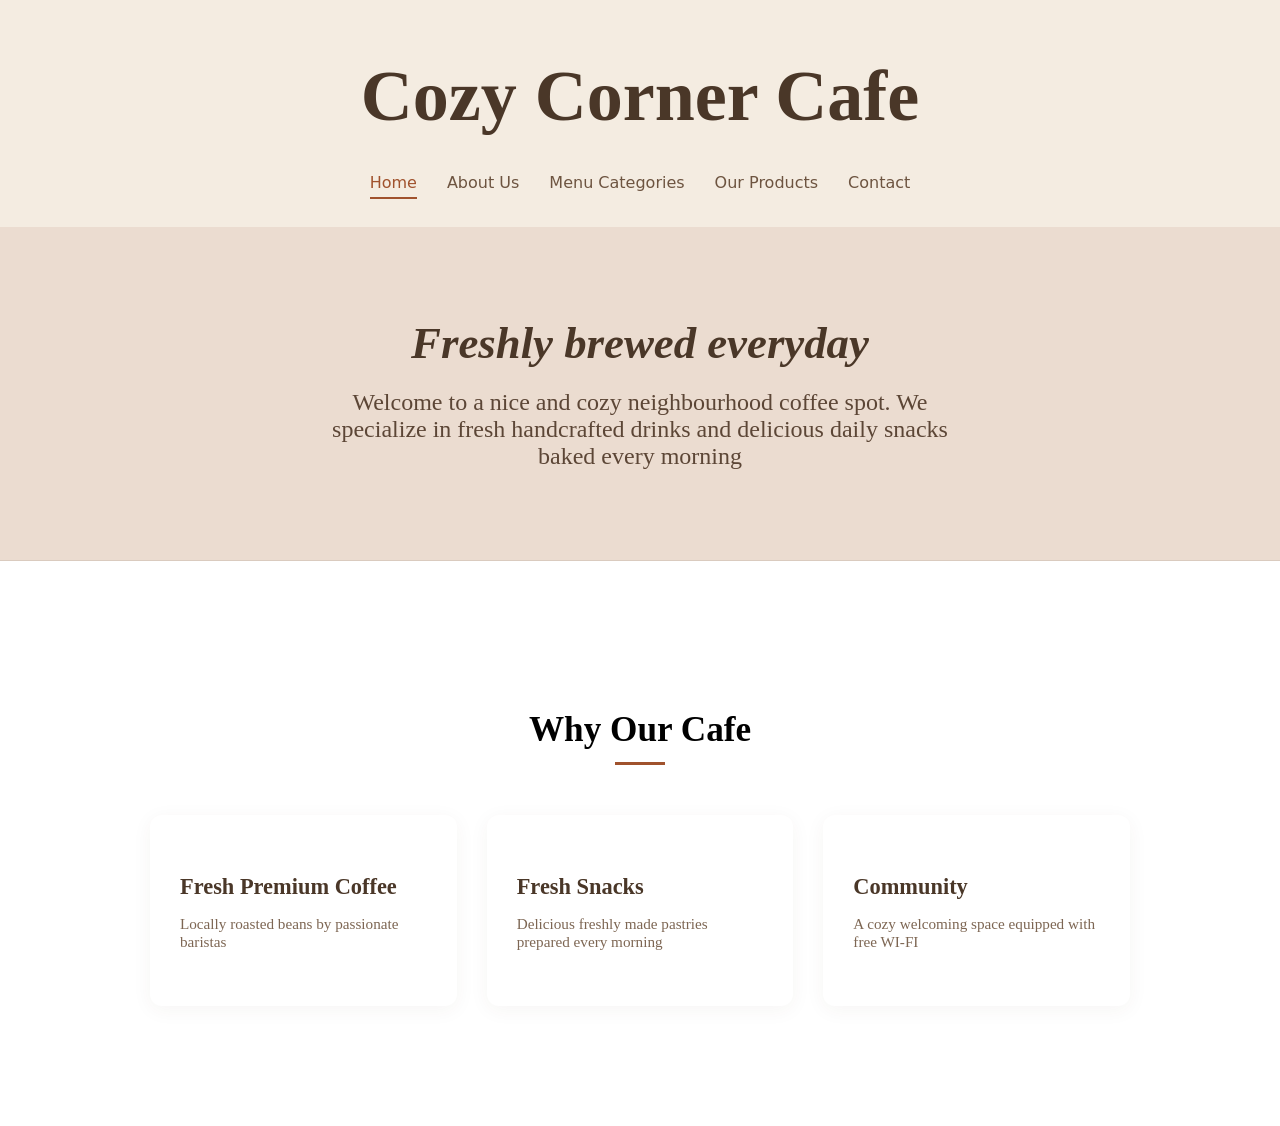
<file: index.html>
<!DOCTYPE html>
<html lang="en">

<head>
    <meta charset="UTF-8">
    <meta name="viewport" content="width=device-width, initial-scale=1.0">
    <title>Local Business Cafe</title>
    <link rel="stylesheet" href="assets/css/style.css" >  <!--Calls in CSS-->
</head>

<body>
    <header class="index-header">
        <div class="index-logo">
            <h1>Cozy Corner Cafe</h1>
        </div>
        <nav>
            <ul>
                <!--Creates navigation buttons-->
                <li><a href="index.html" class="active" >Home</a></li> 
                <li><a href="about.html" >About Us</a></li>
                <li><a href="category.html" >Menu Categories</a></li>
                <li><a href="products.html">Our Products</a></li>
                <li><a href="contact.html" >Contact</a></li>
            </ul>
        </nav>
    </header>

<!--Welcoming message-->
<section class="hero">
    <h2>Freshly brewed everyday</h2>
    <p>Welcome to a nice and cozy neighbourhood coffee spot. We specialize in fresh handcrafted drinks and delicious daily snacks baked every morning</p>
</section>

    <main>
        <section class="highlights">
            <h2>Why Our Cafe</h2>

            <!--Links to further pages-->
            <div class="highlight-grid">
                <a href="https://cafe-henna-six-99.vercel.app/products.html" class="card-link">
                    <div class="card">
                        <h2>Fresh Premium Coffee</h2>
                        <p>Locally roasted beans by passionate baristas</p>
                    </div>
                </a>

                <a href="https://cafe-henna-six-99.vercel.app/products.html" class="card-link">
                    <div class="card">
                        <h2>Fresh Snacks</h2>
                        <p>Delicious freshly made pastries prepared every morning</p>
                    </div>
                </a>

                <a href="https://cafe-henna-six-99.vercel.app/about.html" class="card-link">
                    <div class="card">
                        <h2>Community</h2>
                        <p>A cozy welcoming space equipped with free WI-FI </p>
                    </div>
                </a>
            </div>
        </section>
    </main>

    <script src="app.js" ></script>
</body>
</html>
</file>
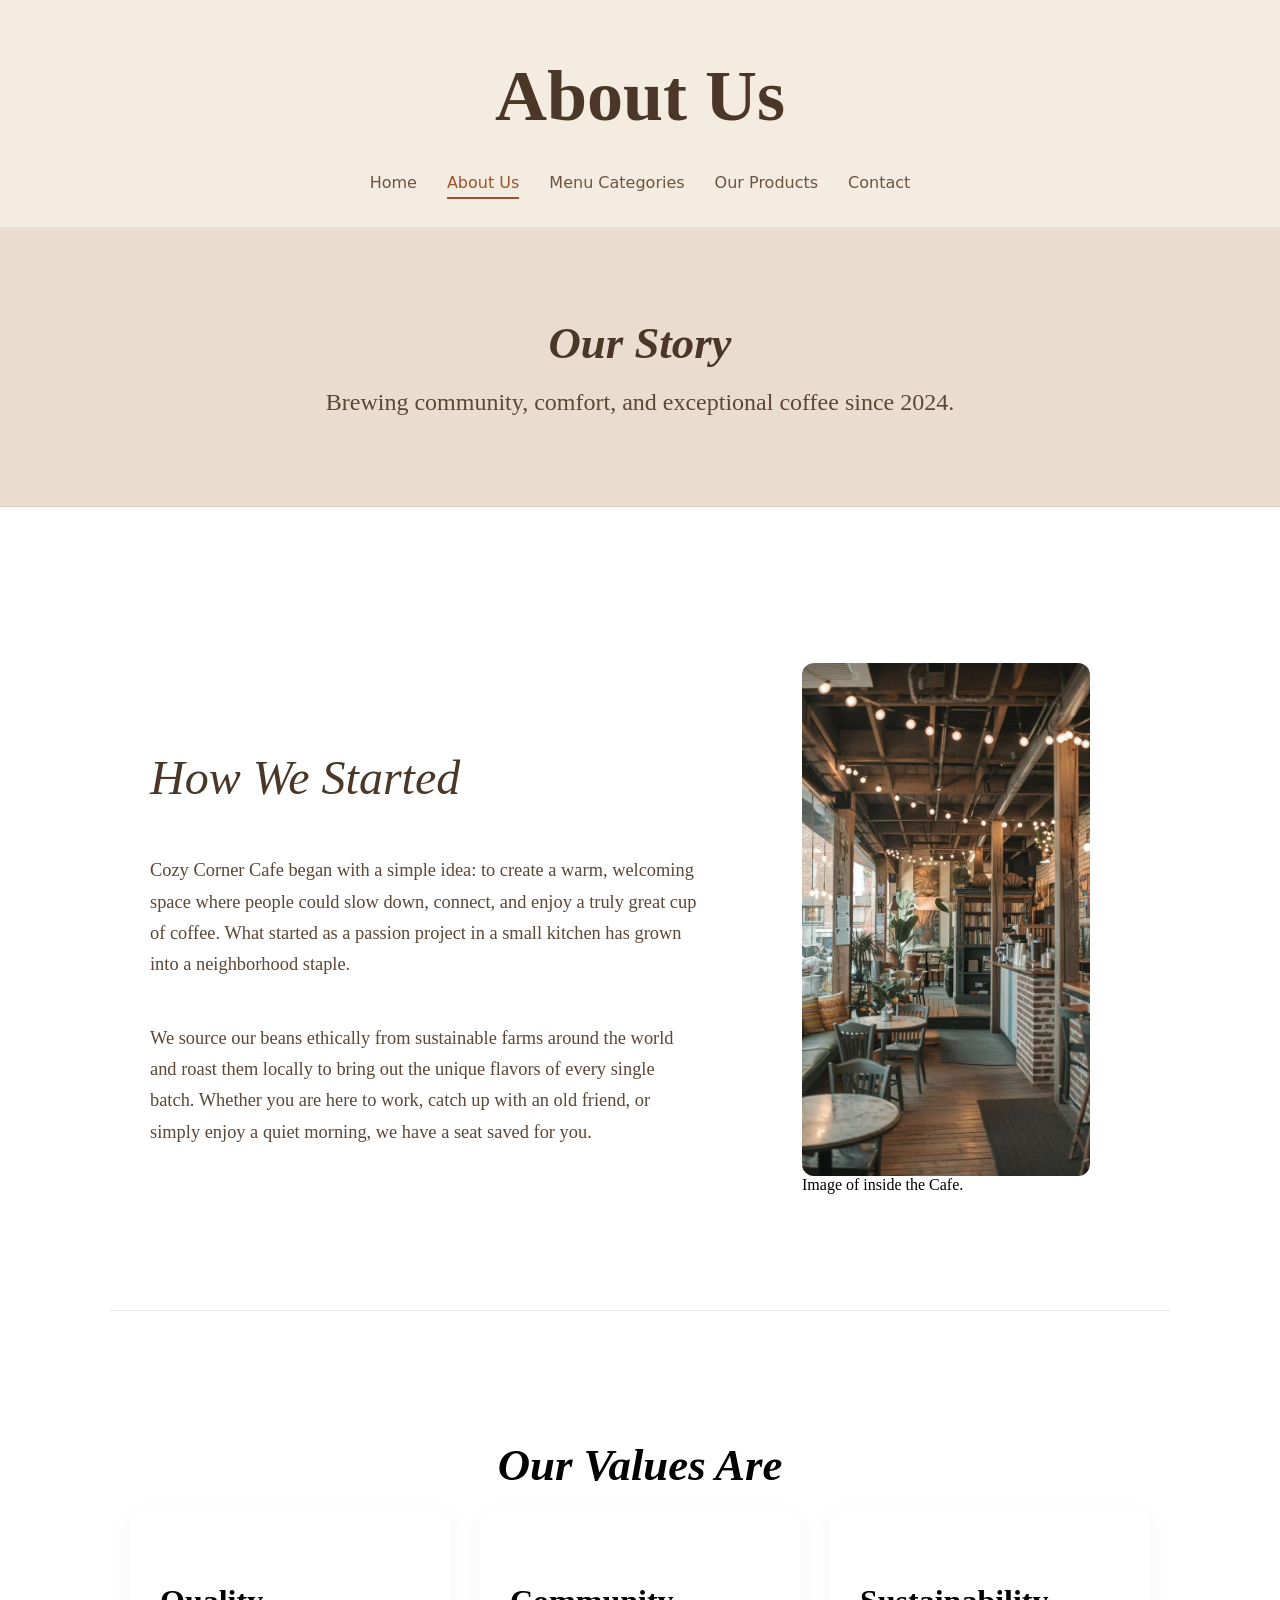
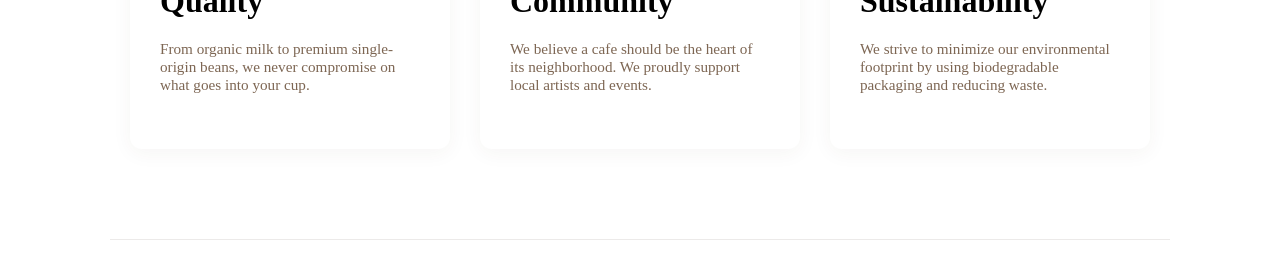
<file: about.html>
<!DOCTYPE html>

<html lang="en">

<head>
    <meta charset="UTF-8">
    <meta name="viewport" content="width=device-width, initial-scale=1.0">
    <title>About Page</title>
    <link rel="stylesheet" href="assets/css/style.css">
</head>

<body>
    <header class="about-header">
        <div class="about-logo">
            <h1>About Us</h1>
        </div>
        <nav>
            <ul>
                <!--Creates navigation buttons-->
                <li><a href="index.html" >Home</a></li> 
                <li><a href="about.html" class="active" >About Us</a></li>
                <li><a href="category.html" >Menu Categories</a></li>
                <li><a href="products.html">Our Products</a></li>
                <li><a href="contact.html" >Contact</a></li>
            </ul>
        </nav>
    </header>

<!--Short text-->
<section class="about-our-story">
    <div class="our-story">
        <h2>Our Story</h2>
        <p>Brewing community, comfort, and exceptional coffee since 2024.</p>
    </div>
</section>

    <main>
        <!--Text with an Image-->
        <section class="history">
            <div class="our-history">
                <h2>How We Started</h2>
                <p>Cozy Corner Cafe began with a simple idea: to create a warm, welcoming space where people could slow down, connect, and enjoy a truly great cup of coffee. What started as a passion project in a small kitchen has grown into a neighborhood staple.</p>
                <p>We source our beans ethically from sustainable farms around the world and roast them locally to bring out the unique flavors of every single batch. Whether you are here to work, catch up with an old friend, or simply enjoy a quiet morning, we have a seat saved for you.</p>
            </div>

            <div class="our-history-image">
                <figure>
                    <img src="assets/photos/cafe-internal.jpg" >
                    <figcaption>Image of inside the Cafe.</figcaption>
                </figure>
            </div>
        </section>

        <!--Tabs at the bottom that will lift up using CSS-->
        <section class="values">
            <div class="our-values">
                <h2>Our Values Are</h2>
                <div class="our-values-grid">
                    <div class="value-card">
                        <h3>Quality</h3>
                        <p>From organic milk to premium single-origin beans, we never compromise on what goes into your cup.</p>
                    </div>

                    <div class="value-card">
                        <h3>Community</h3>
                        <p>We believe a cafe should be the heart of its neighborhood. We proudly support local artists and events.</p>
                    </div>

                    <div class="value-card">
                        <h3>Sustainability</h3>
                        <p>We strive to minimize our environmental footprint by using biodegradable packaging and reducing waste.</p>
                    </div>
                </div>
            </div>
        </section>
    </main>
</body>
</html>
</file>
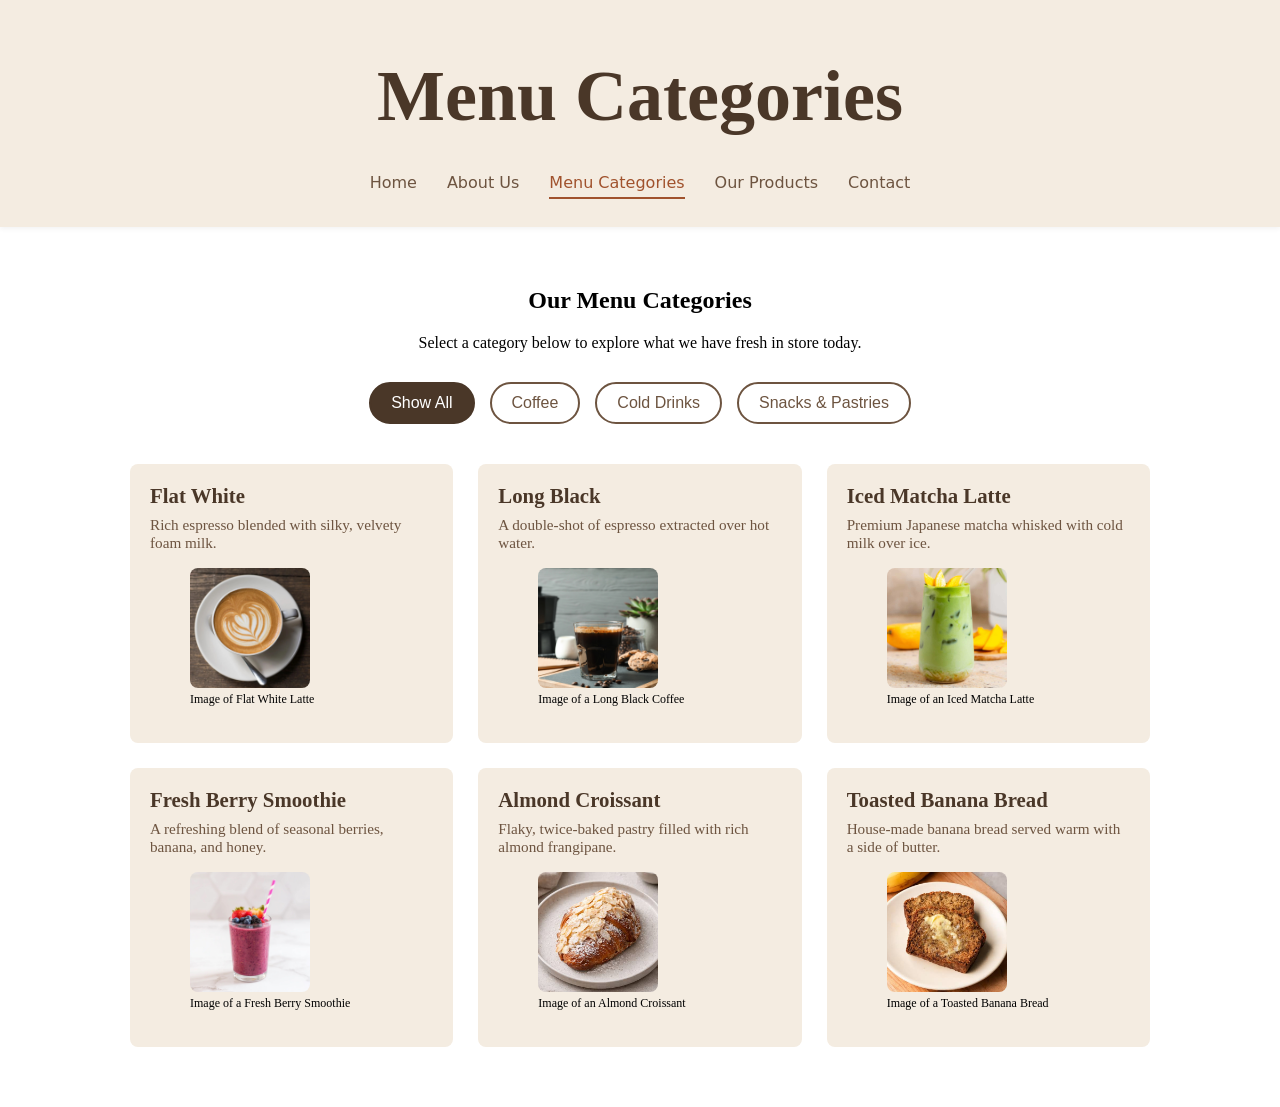
<file: category.html>
<!DOCTYPE html>

<html lang="en">
<head>
    <meta charset="UTF-8">
    <meta name="viewport" content="width=device-width, initial-scale=1.0">
    <title>Category Page</title>
    <link rel="stylesheet" href="assets/css/style.css" >
</head>

<body>
    <header class="category-header">
        <div class="category-logo">
            <h1>Menu Categories</h1>
        </div>

        <nav>
            <ul>
                <li><a href="index.html">Home</a></li> 
                <li><a href="about.html">About Us</a></li>
                <li><a href="category.html" class="active">Menu Categories</a></li>
                <li><a href="products.html">Our Products</a></li>
                <li><a href="contact.html">Contact</a></li>
            </ul>
        </nav>
    </header>

    <main>
        <section class="category-section">
            <h2>Our Menu Categories</h2>
            <p>Select a category below to explore what we have fresh in store today.</p>

            <!--Creates a series of buttons that will display data depending on their "data-item-type"-->
            <div class="category-filter-buttons">
                <button class="filter-button active" data-category="all">Show All</button>
                <button class="filter-button" data-category="coffee">Coffee</button>
                <button class="filter-button" data-category="drinks">Cold Drinks</button>
                <button class="filter-button" data-category="snacks">Snacks & Pastries</button>
            </div>

            <!--Lists each item and ensures they are in the correct data-item-type-->
            <div class="menu-grid">
                <div class="menu-item" data-item-type="coffee">
                    <div class="item-info">
                        <h3>Flat White</h3>
                        <p>Rich espresso blended with silky, velvety foam milk.</p>
                        <figure>
                            <img src="assets/photos/LatteFlatWhite.jpeg" >
                            <figcaption>Image of Flat White Latte</figcaption>
                        </figure>
                    </div>
                </div>

                <div class="menu-item" data-item-type="coffee">
                    <div class="item-info">
                        <h3>Long Black</h3>
                        <p>A double-shot of espresso extracted over hot water.</p>
                        <figure>
                            <img src="assets/photos/longBlack.jpeg" >
                            <figcaption>Image of a Long Black Coffee</figcaption>
                        </figure>
                    </div>
                </div>

                <!-- Drinks Items -->
                <div class="menu-item" data-item-type="drinks">
                    <div class="item-info">
                        <h3>Iced Matcha Latte</h3>
                        <p>Premium Japanese matcha whisked with cold milk over ice.</p>
                        <figure>
                            <img src="assets/photos/icedMatchaLatte.jpg" >
                            <figcaption>Image of an Iced Matcha Latte</figcaption>
                        </figure>
                    </div>
                </div>

                <div class="menu-item" data-item-type="drinks">
                    <div class="item-info">
                        <h3>Fresh Berry Smoothie</h3>
                        <p>A refreshing blend of seasonal berries, banana, and honey.</p>
                        <figure>
                            <img src="assets/photos/berrySmoothie.jpeg" >
                            <figcaption>Image of a Fresh Berry Smoothie</figcaption>
                        </figure>
                    </div>
                </div>

                <!-- Snacks Items -->
                <div class="menu-item" data-item-type="snacks">
                    <div class="item-info">
                        <h3>Almond Croissant</h3>
                        <p>Flaky, twice-baked pastry filled with rich almond frangipane.</p>
                        <figure>
                            <img src="assets/photos/almondCroissant.jpeg" >
                            <figcaption>Image of an Almond Croissant</figcaption>
                        </figure>
                    </div>
                </div>

                <div class="menu-item" data-item-type="snacks">
                    <div class="item-info">
                        <h3>Toasted Banana Bread</h3>
                        <p>House-made banana bread served warm with a side of butter.</p>
                        <figure>
                            <img src="assets/photos/bannanaBread.jpeg" >
                            <figcaption>Image of a Toasted Banana Bread</figcaption>
                        </figure>
                    </div>
                </div>
            </div>
        </section>
    </main>

    <!--Links external JavaScript file-->
    <script src="app.js"></script>

</body>

</html>
</file>
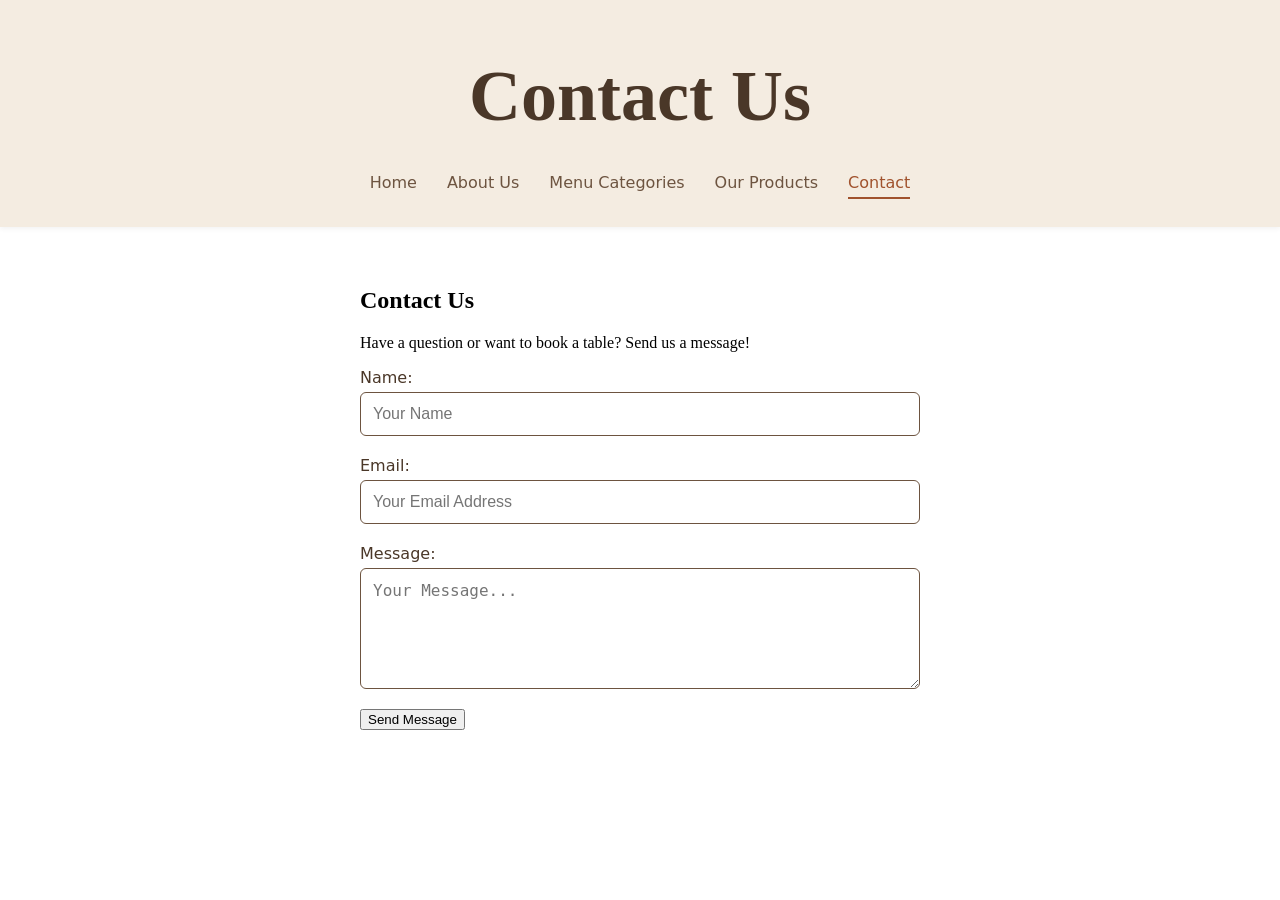
<file: contact.html>
<!DOCTYPE html>

<html lang="en">
<head>
    <meta charset="UTF-8">
    <meta name="viewport" content="width=device-width, initial-scale=1.0">
    <title>Contact Page</title>
    <link rel="stylesheet" href="assets/css/style.css" >
</head>

<body>
    <header class="contact-header">
        <div class="contact-logo">
            <h1>Contact Us</h1>
        </div>

        <nav>
            <ul>
                <li><a href="index.html" >Home</a></li> 
                <li><a href="about.html" >About Us</a></li>
                <li><a href="category.html" >Menu Categories</a></li>
                <li><a href="products.html">Our Products</a></li>
                <li><a href="contact.html" class="active" >Contact</a></li>
            </ul>
        </nav>
    </header>

    <main>
        <section class="contact-section">
            <h2>Contact Us</h2>
            <p>Have a question or want to book a table? Send us a message!</p>

            <!--Textbox to collect username-->
            <form id="contact-form" novalidate>
                <div class="form-group">
                    <label for="userName">Name:</label>
                    <input type="text" id="userName" placeholder="Your Name">
                    <span class="error-message" id="name-error"></span>
                </div>

                <!--Textbox to collect Email-->
                <div class="form-group">
                    <label for="userEmail">Email:</label>
                    <input type="email" id="userEmail" placeholder="Your Email Address">
                    <span class="error-message" id="email-error"></span>
                </div>

                <!--Textbox to collect users message-->
                <div class="form-group">
                    <label for="userMessage">Message:</label>
                    <textarea id="userMessage" rows="5" placeholder="Your Message..."></textarea>
                    <span class="error-message" id="message-error"></span>
                </div>

                <!--Submit button-->
                <button type="submit" id="submit-button">Send Message</button>
            </form>

            <!--Will display message e.g. Error message-->
            <div id="formFeedback" class="feedback-container hidden"></div>
        </section>
    </main>

    <!--Links external JavaScript file-->
    <script src="app.js"></script>
</body>
</html>
</file>
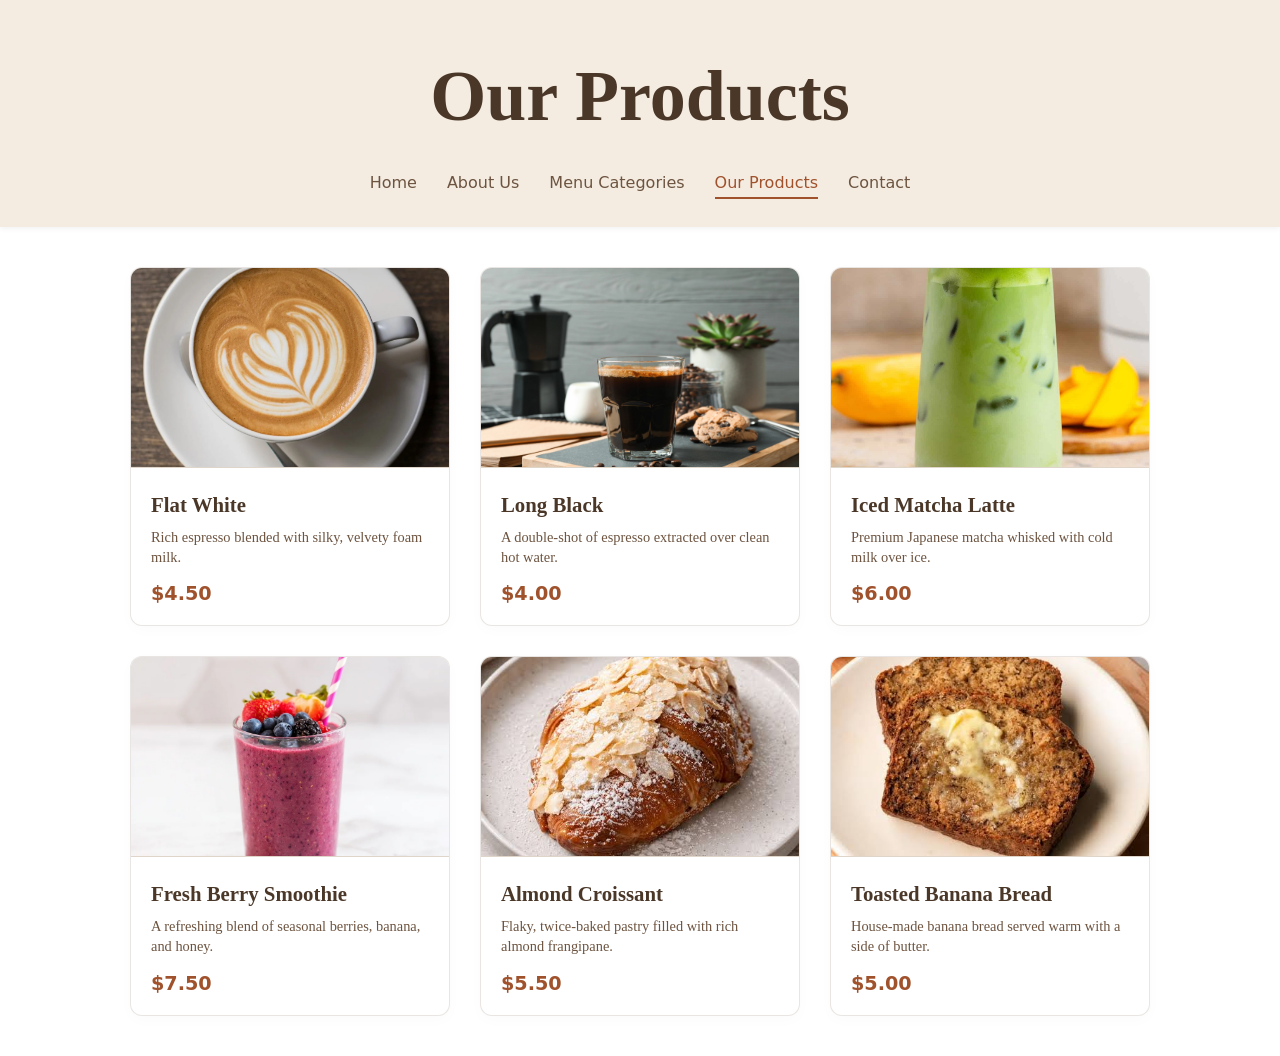
<file: products.html>
<!DOCTYPE html>
<html lang="en">
<head>
    <meta charset="UTF-8">
    <meta name="viewport" content="width=device-width, initial-scale=1.0">
    <title>Products Page</title>
    <link rel="stylesheet" href="assets/css/style.css" >
</head>

<body>
    <header class="products-header">
        <div class="products-logo">
            <h1>Our Products</h1>
        </div>
        <nav>
            <ul>
                <li><a href="index.html" >Home</a></li> 
                <li><a href="about.html" >About Us</a></li>
                <li><a href="category.html" >Menu Categories</a></li>
                <li><a href="products.html" class="active" >Our Products</a></li>
                <li><a href="contact.html" >Contact</a></li>
            </ul>
        </nav>
    </header>

    <!--Lists each item and ensures they are in the correct data-item-type-->
    <main>
        <div class="products-grid">
    
            <div class="product-card" data-item-type="coffee">
                <div class="product-image"><img src="assets/photos/LatteFlatWhite.jpeg" alt="Image of Flat White Latte"></div>
                <div class="product-info">
                    <h3>Flat White</h3>
                    <p class="product-desc">Rich espresso blended with silky, velvety foam milk.</p>
                    <span class="product-price">$4.50</span>
                </div>
            </div>

            <div class="product-card" data-item-type="coffee">
                <div class="product-image"><img src="assets/photos/longBlack.jpeg" alt="Image of a Long Black Coffee"></div>
                <div class="product-info">
                    <h3>Long Black</h3>
                    <p class="product-desc">A double-shot of espresso extracted over clean hot water.</p>
                    <span class="product-price">$4.00</span>
                </div>
            </div>

            <div class="product-card" data-item-type="drinks">
                <div class="product-image"><img src="assets/photos/icedMatchaLatte.jpg" alt="Image of Iced Matcha Latte" ></div>
                <div class="product-info">
                    <h3>Iced Matcha Latte</h3>
                    <p class="product-desc">Premium Japanese matcha whisked with cold milk over ice.</p>
                    <span class="product-price">$6.00</span>
                </div>
            </div>

            <div class="product-card" data-item-type="drinks">
                <div class="product-image"><img src="assets/photos/berrySmoothie.jpeg" alt="Image of a Smoothie"></div>
                <div class="product-info">
                    <h3>Fresh Berry Smoothie</h3>
                    <p class="product-desc">A refreshing blend of seasonal berries, banana, and honey.</p>
                    <span class="product-price">$7.50</span>
                </div>
            </div>

            <div class="product-card" data-item-type="snacks">
                <div class="product-image"><img src="assets/photos/almondCroissant.jpeg" alt="Image of a Almond Croissant"></div>
                <div class="product-info">
                    <h3>Almond Croissant</h3>
                    <p class="product-desc">Flaky, twice-baked pastry filled with rich almond frangipane.</p>
                    <span class="product-price">$5.50</span>
                </div>
            </div>

            <div class="product-card" data-item-type="snacks">
                <div class="product-image"><img src="assets/photos/bannanaBread.jpeg" alt="Image of Bannana Bread"></div>
                <div class="product-info">
                    <h3>Toasted Banana Bread</h3>
                    <p class="product-desc">House-made banana bread served warm with a side of butter.</p>
                    <span class="product-price">$5.00</span>
                </div>
            </div>
        </div>
    </main>

    <!--Links external JavaScript file-->
    <script src="app.js"></script>
</body>
</html>
</file>
<file: assets/css/style.css>
*, *::before, *::after {
    box-sizing: border-box;
}

/* Resets browser to default*/
body {
    margin: 0;
    padding: 0;
    background-color: #ffffff;
}

.container {
    max-width: 1100px;
    margin: 0 auto;
    padding: 40px 20px;
}

/* Styles the constant header on all pages */
.index-header,
.about-header,
.contact-header,
.category-header,
.products-header {
    display: flex;
    flex-direction: column;
    align-items: center;
    padding: 35px 40px;
    background-color: #f4ece1;
    box-shadow: 0 2px 5px rgba(0, 0, 0, 0.05);
    gap: 15px;
}

.index-logo,
.about-logo,
.contact-logo,
.category-logo,
.products-logo {
    padding: 20px;
}

.index-logo h1,
.about-logo h1,
.contact-logo h1,
.category-header h1,
.category-logo h1,
.products-logo h1 {
    margin: 0;
    font-family: 'Georgia', serif;
    font-size: 4.5rem;
    color: #4a3728;
}

/* Styles all the navigation buttons */
nav ul {
    display: flex;
    list-style: none;
    padding: 0;
    margin: 0;
}

nav ul li {
    margin: 0 15px;
}

nav a {
    text-decoration: none;
    font-family: system-ui, sans-serif;
    font-weight: 500;
    font-size: 1rem;
    color: #6d5440;
    padding: 5px 0;
    transition: color 0.2s ease, border-color 0.2s ease;
}

nav a:hover {
    color: #4a3728;
}

nav a.active {
    color: #a0522d;
    border-bottom: 2px solid #a0522d;
}

.hero {
    width: 100%;
    padding: 90px 20px;
    background-color: #ebdcd0;
    border-bottom: 1px solid rgba(74, 55, 40, 0.1);
    text-align: center;
    box-sizing: border-box;
}

/* Emphasized italic serif title */
.hero h2 {
    margin-top: 0;
    font-family: 'Georgia', serif;
    font-size: 2.8rem;
    color: #4a3728;
    margin-bottom: 20px;
    font-style: italic;
}

.hero p {
    max-width: 650px;
    margin: 0 auto;
    font-size: 1.5rem;
    color: #5c4636;
}

.highlights {
    padding: 80px 40px;
    text-align: center;
}

.highlights > h2 {
    font-family: 'Georgia', serif;
    font-size: 2.2rem;
    margin-bottom: 50px;
    position: relative;
    display: inline-block;
}

/* Custom CSS element creates an underline under the title */
.highlights > h2::after {
    content: '';
    display: block;
    width: 50px;
    height: 3px;
    background-color: #a0522d;
    margin: 12px auto 0 auto;
}

.highlight-grid {
    display: flex;
    justify-content: center;
    gap: 30px;
    max-width: 1100px;
    margin: 0 auto;
    flex-wrap: wrap; 
}

/* Turns entire gridspace into links */
.card-link {
    text-decoration: none !important; 
    display: flex;
    flex: 1;
    min-width: 280px;
}

.card {
    background: #ffffff;
    padding: 40px 30px;
    border-radius: 12px;
    flex: 1;
    min-width: 280px;
    box-shadow: 0 4px 20px rgba(74, 55, 40, 0.05);
    transition: transform 0.3s ease, box-shadow 0.3s ease;
    text-align: left;
}

/* Makes the blocks slighly lift when you hover over them */
.card:hover {
    transform: translateY(-5px);
}

.card h2 {
    font-family: 'Georgia', serif;
    font-size: 1.4rem;
    color: #4a3728;
    margin-bottom: 12px;
}

.card p {
    font-size: 0.95rem;
    color: #7d6653;
}

/* about.html */

.our-story {
    width: 100%;
    padding: 90px 20px;
    background-color: #ebdcd0;
    border-bottom: 1px solid rgba(74, 55, 40, 0.1);
    text-align: center;
    box-sizing: border-box;
}

.our-story h2 {
    margin-top: 0;
    font-family: 'Georgia', serif;
    font-size: 2.8rem;
    color: #4a3728;
    margin-bottom: 20px;
    font-style: italic;
}

.our-story p {
    max-width: 650px;
    margin: 0 auto;
    font-size: 1.5rem;
    color: #5c4636;
}

.history {
    display: flex;
    align-items: stretch;
    justify-content: space-between;
    gap: 60px;
    padding: 100px 40px;         
    max-width: 1140px;
    margin: 0 auto;
    border-bottom: 1px solid rgba(74, 55, 40, 0.1);
}

.our-history {
    flex: 1.2;
    display: flex;
    flex-direction: column;
    justify-content: center;
    text-align: left;           
}

.our-history h2 {
    font-family: 'Georgia', serif;
    font-size: 3rem;
    color: #4a3728;
    margin-bottom: 30px;
    font-weight: normal;
    line-height: 1.2;
    font-style: italic;
}

.our-history p {
    font-size: 1.15rem;          
    color: #5c4636;
    line-height: 1.7;
    margin-bottom: 24px;
}

.our-history p:last-child {
    margin-bottom: 0;
}

/* Restricts horizontal container limits */
.our-history-image {
    flex: 0.8;
    max-width: 440px;
    width: 100%;
}

.our-history-image img {
    width: 100%;
    height: 100%;
    max-height: 520px;
    display: block;
    border-radius: 12px;
    object-fit: cover; /* Prevents image from squishing */
}

.our-values {
    padding: 90px 20px;
    border-bottom: 1px solid rgba(74, 55, 40, 0.1);
    text-align: center;
}

.our-values h2 {
    font-family: 'Georgia', serif;
    font-size: 2.8rem;
    margin-bottom: 20px;
    font-style: italic;
}

.our-values h3 {
    font-family: 'Georgia', serif;
    font-size: 2rem;
    margin-bottom: 20px;
    font-weight: bold;
}

.our-values-grid {
    display: flex;
    justify-content: center;
    gap: 30px;
    max-width: 1100px;
    margin: 0 auto;
    flex-wrap: wrap; 
}

.value-card {
    background: #ffffff;
    padding: 40px 30px;
    border-radius: 12px;
    flex: 1;
    min-width: 280px;
    box-shadow: 0 4px 20px rgba(74, 55, 40, 0.05);
    transition: transform 0.3s ease, box-shadow 0.3s ease;
    text-align: left;
}

/* Makes the cards lift when you hover on them */
.value-card:hover {
    transform: translateY(-5px);
}

.value-card h2 {
    font-family: 'Georgia', serif;
    font-size: 1.4rem;
    color: #4a3728;
    margin-bottom: 12px;
}

.value-card p {
    font-size: 0.95rem;
    color: #7d6653;
}

/* Contact.html */

.contact-section {
    max-width: 600px;
    margin: 60px auto;
    padding: 0 20px;
}

/* Stacks input fields under their labels */
.form-group {
    margin-bottom: 20px;
    display: flex;
    flex-direction: column;
    text-align: left;
}

.form-group label {
    font-family: system-ui, sans-serif;
    font-weight: 500;
    color: #4a3728;
    margin-bottom: 5px;
}

.form-group input, 
.form-group textarea {
    padding: 12px;
    border: 1px solid #6d5440;
    border-radius: 6px;
    font-size: 1rem;
    outline: none;
}

/* error message text injected underneath invalid inputs */
.error-msg {
    color: #d9534f;
    font-size: 0.85rem;
    margin-top: 5px;
    font-family: system-ui, sans-serif;
}

/* highlights problematic invalid text areas in a red color */
.input-error {
    border-color: #d9534f !important;   /* Overrides default borders */
    background-color: #fff5f5;
}

#submitBtn {
    background-color: #4a3728;
    color: #ffffff;
    padding: 12px 24px;
    border: none;
    border-radius: 6px;
    font-size: 1rem;
    cursor: pointer;
    transition: background-color 0.2s ease;
}

/* Darkens the color of the submit button upon hovering */
#submitBtn:hover {
    background-color: #6d5440;
}

/* Styled results banner */
.feedback-container {
    margin-top: 20px;
    padding: 15px;
    border-radius: 6px;
    font-family: system-ui, sans-serif;
    text-align: center;
}

/* Light green personalised message pops up */
.success-msg {
    background-color: #d4edda;
    color: #155724;
    border: 1px solid #c3e6cb;
}

/* Red banner pops up */
.error-banner {
    background-color: #f8d7da;
    color: #721c24;
    border: 1px solid #f5c6cb;
}

.hidden {
    display: none;
}

/* Category.html */

.category-filter-buttons {
    margin: 30px 0 5px 0;
    display: flex;
    justify-content: center;
    gap: 15px;
    flex-wrap: wrap;
}

/* Oval shaped design for the buttons */
.filter-button {
    background-color: transparent;
    border: 2px solid #6d5440;
    color: #6d5440;
    padding: 10px 20px;
    font-size: 1rem;
    font-weight: 500;
    border-radius: 30px;
    cursor: pointer;
    transition: all 0.2s ease;
}

/* Inverts the color upon hovering */
.filter-button:hover, 
.filter-button.active {
    background-color: #4a3728;
    border-color: #4a3728;
    color: #ffffff;
}

.category-section {
    max-width: 1100px;
    margin: 60px auto;
    padding: 0 20px;
    text-align: center;
}

.item-info figcaption {
    font-size: 12px;
}

/* Puts menu cards into columns based on the width of the sceen */
.menu-grid {
    display: grid;
    grid-template-columns: repeat(auto-fit, minmax(320px, 1fr));
    gap: 25px;
    margin-top: 40px;
}

.menu-item {
    background-color: #f4ece1;
    border-radius: 8px;
    padding: 20px;
    box-sizing: border-box;
    text-align: left;
    transition: opacity 0.3s ease, transform 0.3s ease;
    display: flex;
    flex-direction: row; 
    gap: 20px;
    align-items: center;
    justify-content: space-between;
}

.item-info {
    flex: 1;
}

.menu-item h3 {
    font-family: 'Georgia', serif;
    color: #4a3728;
    margin-top: 0;
    margin-bottom: 8px;
    font-size: 1.3rem;
}

.menu-item p {
    color: #6d5440;
    font-size: 0.95rem;
    margin: 0;
}

/* pins image squares cleanly within list segments */
.menu-grid img {
    width: 120px;
    height: 120px;
    object-fit: cover;
    border-radius: 8px;
    flex-shrink: 0; 
}

.hidden-item {
    display: none !important;
}

@media screen and (max-width: 768px) {
    .category-logo h1 {
        font-size: 2.5rem;
    }
}

/* Changes from horizontal columns to vritical ones when on mobile */
@media screen and (max-width: 550px) {
    .menu-item {
        flex-direction: column-reverse;
        text-align: center;
        gap: 15px;
    }

    .menu-grid img {
        width: 100%;
        max-width: 240px;
        height: 160px;
    }
}

/* products.html */

.products-section {
    max-width: 1100px;
    margin: 60px auto;
    padding: 0 20px;
    text-align: center;
}

main {
    max-width: 1100px;
    margin: 40px auto;
    padding: 0 20px;
}

.products-grid {
    display: flex;
    flex-wrap: wrap;
    gap: 30px;
    justify-content: center;
}

.product-card {
    background-color: #ffffff;
    border: 1px solid rgba(109, 84, 64, 0.15);
    border-radius: 12px;
    overflow: hidden;
    display: flex;
    flex-direction: column;
    flex: 1;
    min-width: 280px;
    max-width: 320px;
    text-align: left;
    box-shadow: 0 4px 15px rgba(74, 55, 40, 0.02);
    transition: transform 0.3s ease, box-shadow 0.3s ease;
    box-sizing: border-box;
}

/* Card lifts when you hover */
.product-card:hover {
    transform: translateY(-5px);
    box-shadow: 0 8px 25px rgba(74, 55, 40, 0.08);
}

.product-image {
    width: 100%;
    height: 200px;
    background-color: #f4ece1;
    overflow: hidden;
    border-bottom: 1px solid rgba(109, 84, 64, 0.15);
}

/* Prevents images from being distorted */
.product-image img {
    width: 100%;
    height: 100%;
    object-fit: cover;
    display: block;
}

.product-info {
    padding: 25px 20px 20px 20px;
    display: flex;
    flex-direction: column;
    flex-grow: 1;
}

.product-info h3 {
    font-family: 'Georgia', serif;
    color: #4a3728;
    margin: 0 0 10px 0;
    font-size: 1.3rem;
}

.product-desc {
    color: #6d5440;
    font-size: 0.9rem;
    line-height: 1.4;
    margin: 0 0 15px 0;
    flex-grow: 1;
}

/* Stylized item pricing accent layout values */
.product-price {
    font-family: system-ui, sans-serif;
    font-weight: 700;
    font-size: 1.2rem;
    color: #a0522d;
}

@media screen and (max-width: 768px) {

    /* Reduces Padding on smaller devices making it readable */
    .index-header {
        padding: 20px;
        gap: 5px;
    }


    .index-logo {
        padding: 10px;
    }

    .index-logo h1 {
        font-size: 2rem;
    }

    .about-header {
        padding: 20px;
        gap: 5px;
    }

    .about-logo {
        padding: 10px;
    }

    /* Downscales the large 4.5rem serif headings to a highly readable 2rem size */
    .about-logo h1 {
        font-size: 2rem;
    }

    .contact-header {
        padding: 20px;
        gap: 5px;
    }

    .contact-logo {
        padding: 10px;
    }

    .contact-logo h1 {
        font-size: 2rem;
    }

    .category-header {
        padding: 20px;
        gap: 5px;
    }

    .category-logo {
        padding: 10px;
    }

    .category-logo h1 {
        font-size: 2rem;
    }

    .products-header {
        padding: 20px;
        gap: 5px;
    }

    .products-logo {
        padding: 10px;
    }

    .products-logo h1 {
        font-size: 2rem;
    }

    /* Collapses the horizontal navigation links into virtcal ones */
    nav ul {
        flex-direction: column;
        align-items: center;
        gap: 10px;
        padding: 0;
    }

    /* Makes horizontal gaps into small vertical gaps */
    nav ul li {
        margin: 5px 0;
    }

    /* Stack virtically */
    .highlight-grid {
        flex-direction: column;
        gap: 20px;
    }

    .card-link {
        width: 100%;
    }

    /* Downscales elements to make the fit on a smaller screen */
    .hero {
        padding: 60px 20px;
    }

    .hero h2 {
        font-size: 2.2rem;
    }

    .hero p {
        font-size: 1.2rem;
    }

    .highlights {
        padding: 50px 20px;
    }
    .history {
        flex-direction: column;
        gap: 40px;
        padding: 60px 24px;
    }

    .our-history {
        text-align: left;
    }

    .our-history h2 {
        font-size: 2.4rem;
        margin-bottom: 20px;
    }

    .our-history p {
        font-size: 1.1rem;
        line-height: 1.6;
        margin-bottom: 18px;
    }

    .our-history-image {
        max-width: 100%;
        order: -1;
    }

    .our-history-image img {
        max-height: 300px;
    }
}
</file>
